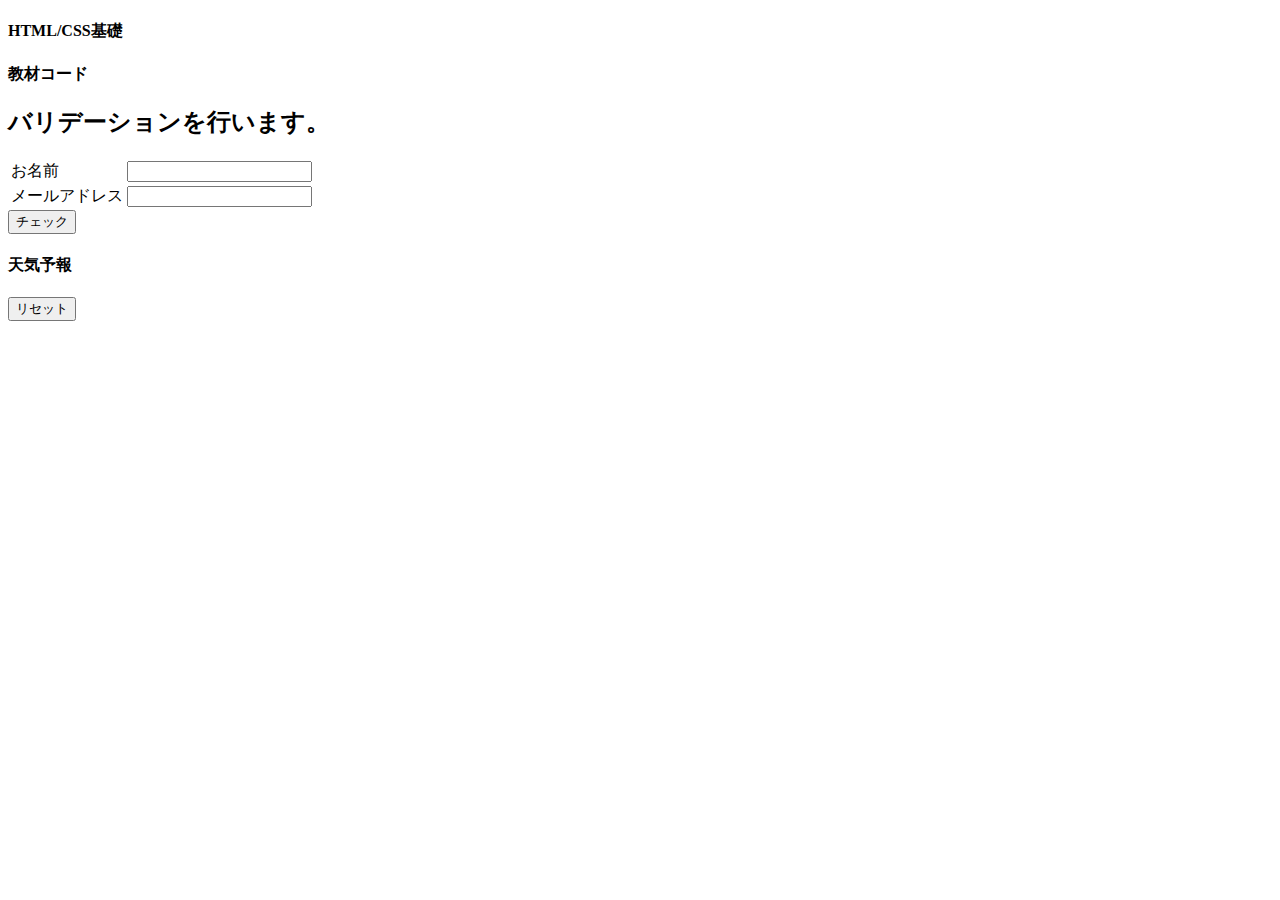
<file: index.html>
<!DOCTYPE html>
<html lang="ja">
<head>
  <meta charset="UTF-8">
  <meta name="viewport" content="width=device-width, initial-scale=1.0">
  <title>HTML/CSS基礎</title>
  <link rel="stylesheet" href="https://cdn.jsdelivr.net/npm/bootstrap@5.3.0/dist/css/bootstrap.min.css" integrity="sha384-9ndCyUaIbzAi2FUVXJi0CjmCapSmO7SnpJef0486qhLnuZ2cdeRhO02iuK6FUUVM" crossorigin="anonymous">
  <link rel="preconnect" href="https://fonts.googleapis.com">
  <link rel="preconnect" href="https://fonts.gstatic.com" crossorigin>
  <link rel="stylesheet" href="https://fonts.googleapis.com/css2?family=Noto+Sans+JP:wght@100..900&display=swap">
  <link rel="stylesheet" href="css/style.css">
</head>

<body>
  <div class="w-75 m-auto">
    <header class="my-4">
      <h4 class="text-decoration-underline">HTML/CSS基礎</h4>
    </header>

    <main>
      <!-- 教材コード -->
      <section class="mb-4 p-4 border border-primary">
        <h4 class="mb-4 text-decoration-underline">教材コード</h4>

        <h2>バリデーションを行います。</h2>
        <form id="validationForm">
        <table>
            <tr>
                <td>お名前</td>
                <td>
                    <input type="text" id="name">
                </td>
            </tr>
            <tr>
                <td>メールアドレス</td>
                <td>
                    <input type="text" id="email">
                </td>
            </tr>
        </table>

        <input type="button" id="check-btn" value="チェック" >
        <div id="output" style="color: red;"></div>
        </form>

        <div id="dom-code"></div>
      </section>

      <!-- 天気予報 -->
      <section class="mb-4 p-4 border border-primary">
        <h4 class="mb-4 text-decoration-underline">天気予報</h4>
        <div id="weather-html"></div>
      </section>
    </main>

    <footer class="p-2 text-center">
      <button class="btn btn-success" id="reset-btn">リセット</button>
    </footer>
  </div>
<script src="https://cdn.jsdelivr.net/npm/bootstrap@5.3.0/dist/js/bootstrap.bundle.min.js" integrity="sha384-geWF76RCwLtnZ8qwWowPQNguL3RmwHVBC9FhGdlKrxdiJJigb/j/68SIy3Te4Bkz" crossorigin="anonymous"></script>
<script src="https://code.jquery.com/jquery-3.7.1.min.js" integrity="sha256-/JqT3SQfawRcv/BIHPThkBvs0OEvtFFmqPF/lYI/Cxo=" crossorigin="anonymous"></script>
<script type="module" src="js/script.js" ></script>
</body>
</html>
</file>
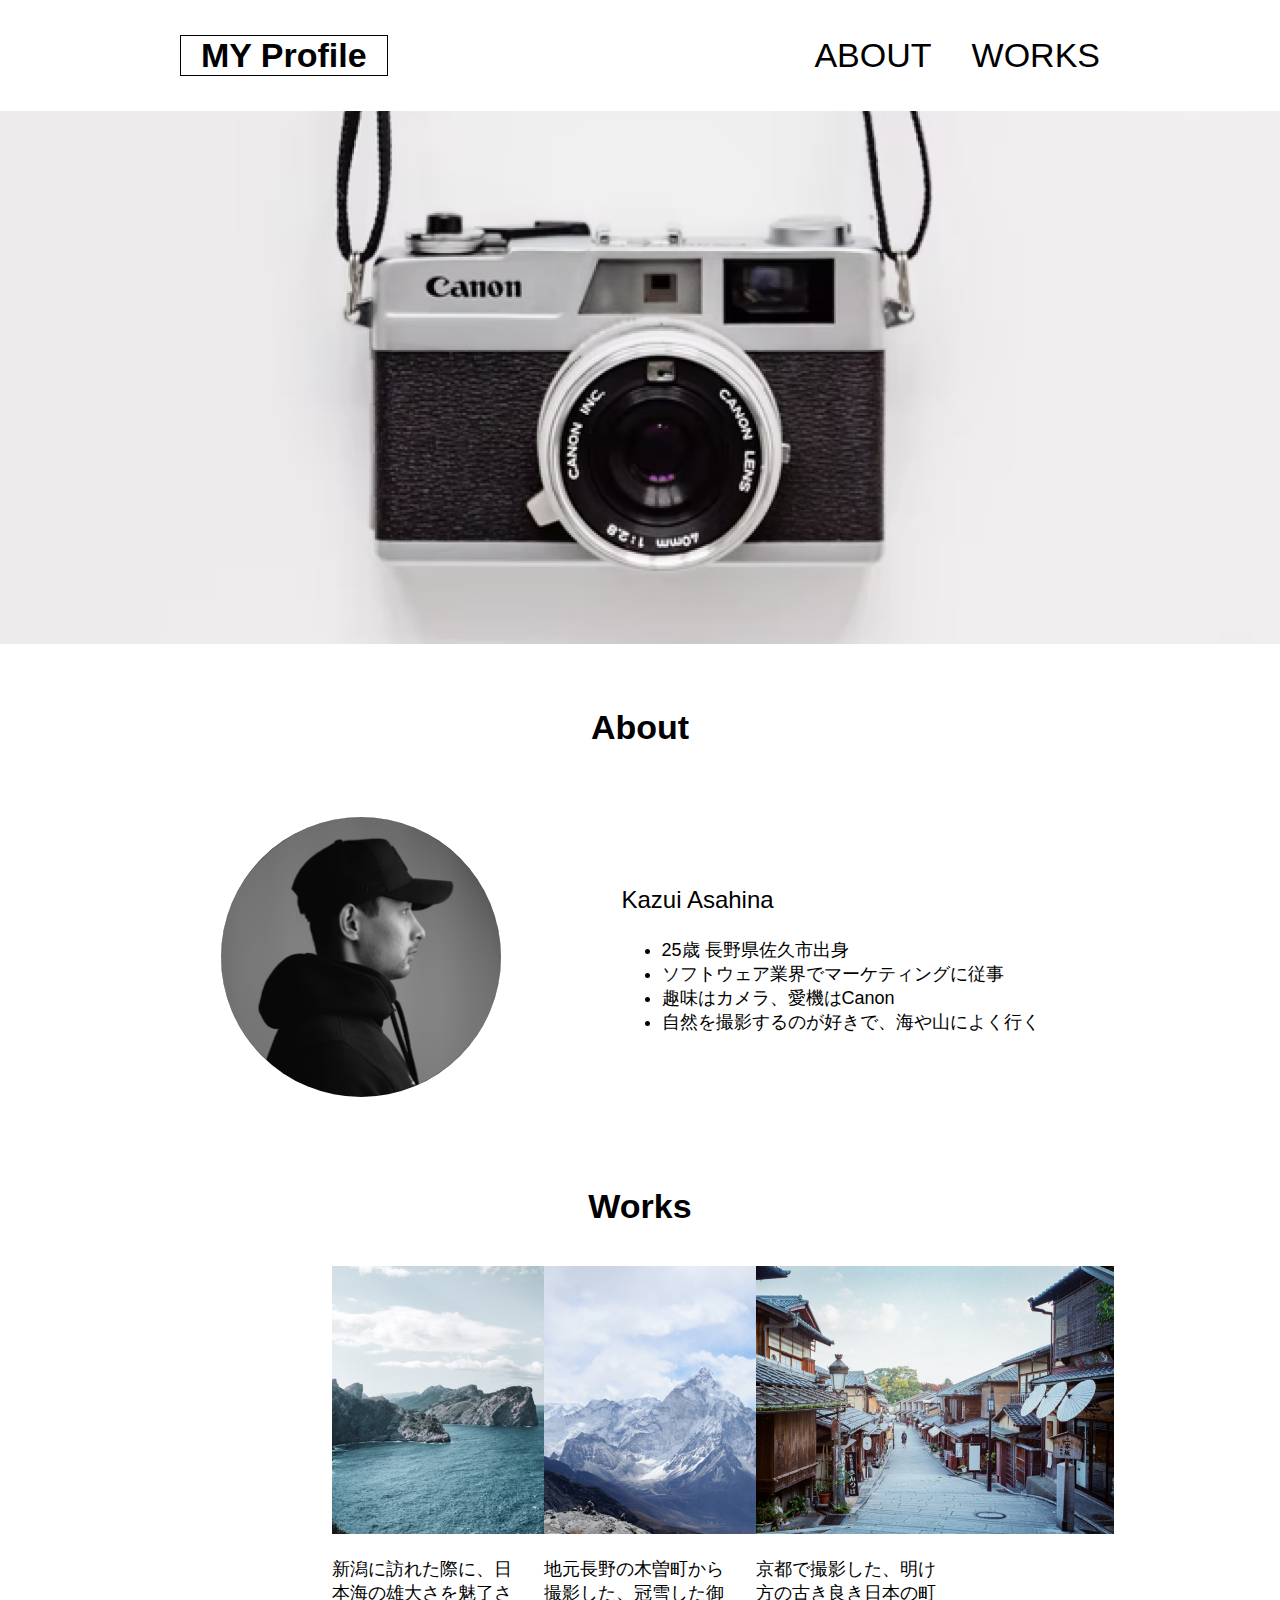
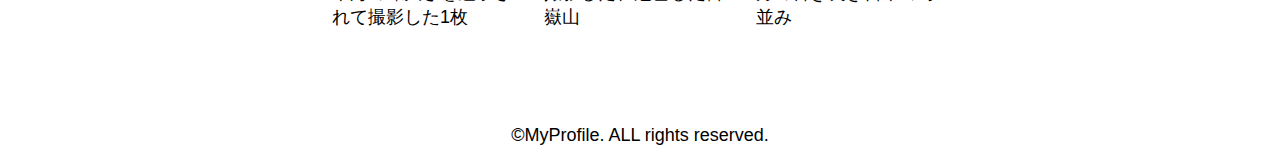
<file: kadai_001/index.html>
<!DOCTYPE html>
<html>
  <head>
    <title>カメラ好きのKazui Asahinaのポートフォリオ</title>
    <meta charset="utf-8">
    <meta name="description" content="プロフィール">
    <meta name="viewport" content="width=device-width, initial-scale=1.0">
    <link rel="stylesheet" href="style.css">
  </head>

<body>
  <header>
    <div class="header-inner">
      <h1>
        <a href="index.html">MY Profile</a>
      </h1>
      <nav>
        <ul class="menu"> 
          <li><a href=#about>ABOUT</a></li>
          <li><a href=#works>WORKS</a></li>
        </ul>
      </nav>
    </div>
  </header>
  
  <article>
    <div>
      <img class="camera" src="images/main.png" alt="CanonのCamera">
    </div>
    
    <section>
      <h2>About</h2>
      <div class="about-inner">
        <img class="maru" src="images/about.png" alt="顔写真">
        <div class="content">
          <p class="name">Kazui Asahina</p>
          <ul>
            <li>25歳 長野県佐久市出身</li>
            <li>ソフトウェア業界でマーケティングに従事</li>
            <li>趣味はカメラ、愛機はCanon</li>
            <li>自然を撮影するのが好きで、海や山によく行く</li>
          </ul>
        </div>
      </div>
    </section>
    
    <section>
      <h2>Works</h2>
      <div class="works-inner">
        <div class="item">
          <img src="images/works1.png" alt="新潟で撮影した日本海の写真">
          <p>新潟に訪れた際に、日本海の雄大さを魅了されて撮影した1枚</p>
        </div>
        <div class="item">
          <img src="images/works2.png" alt="冠雪した御嶽山">
          <p>地元長野の木曽町から撮影した、冠雪した御嶽山</p>
        </div>
        <div class="item">
          <img src="images/works3.png" alt="京都の街並み">
          <p>京都で撮影した、明け方の古き良き日本の町並み</p>
        </div>
      </div>
    </section>

  </article>
  <footer>
    <p>&copy;MyProfile. ALL rights reserved.</p>
  </footer>

</body>
</html>
</file>
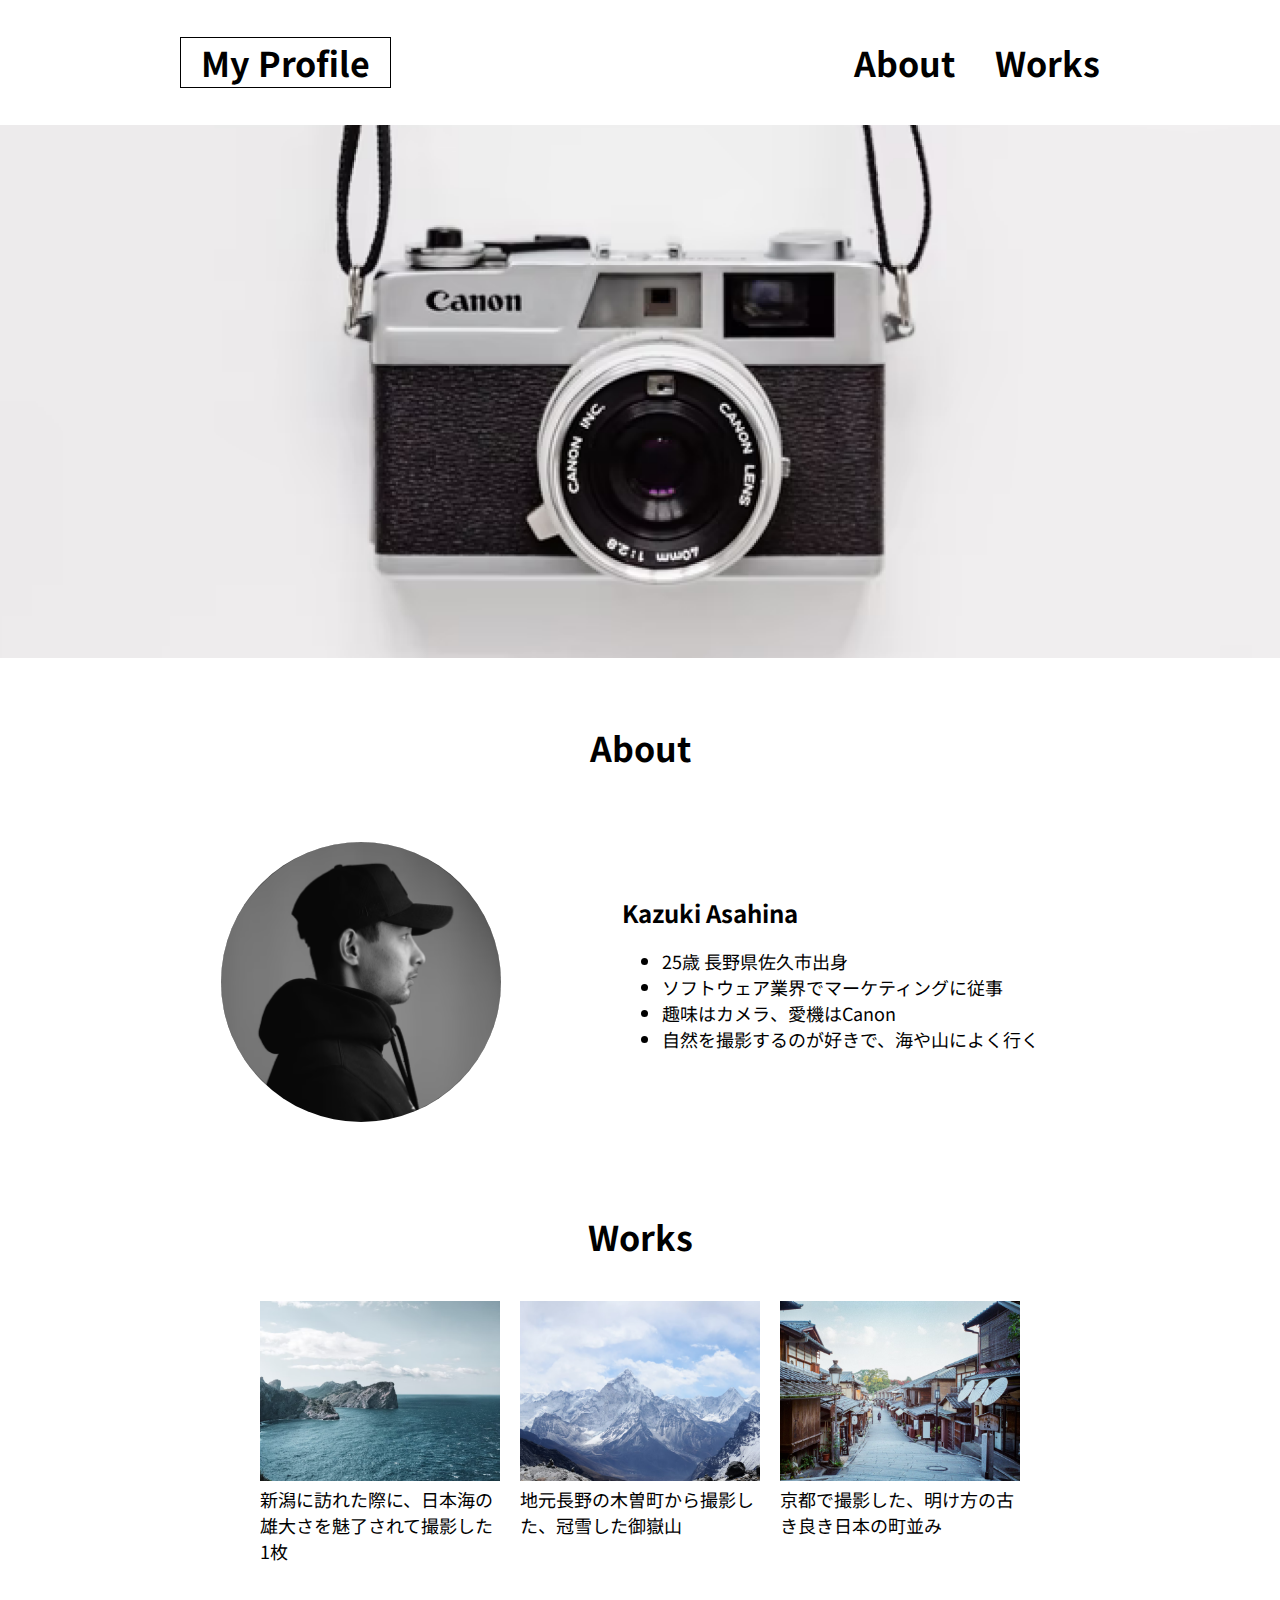
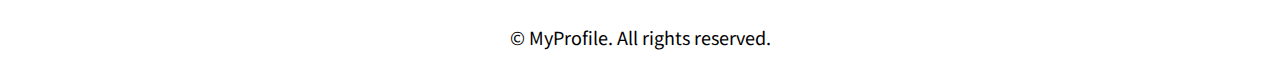
<file: kadai_001_ans/index.html>
<!DOCTYPE html>
<html>
  <head>
    <meta charset="UTF-8">
    <meta name="viewport" content="width=device-width, initial-scale=1.0">
    <meta name="description" content="Kazuki Asahinaの自己紹介と趣味のカメラで撮影した写真を掲載しているサイトです。">
    <title>MyProfile</title>
    <link rel="stylesheet" href="css/style.css">
    <link rel="preconnect" href="https://fonts.googleapis.com">
    <link rel="preconnect" href="https://fonts.gstatic.com" crossorigin>
    <link href="https://fonts.googleapis.com/css2?family=Noto+Sans+JP&display=swap" rel="stylesheet">
  </head>

  <body>
    <header>
      <div class="header-inner">
        <h1>
          <a href="index.html" class="home">My Profile</a>
        </h1>
        
        <!-- ナビゲーションメニュー -->
        <nav>
          <ul class="menu">
            <li><a href="#about">About</a></li>
            <li><a href="#works">Works</a></li>
          </ul>
        </nav>
      </div>
    </header>
    
    <main>
      <article>
        <!-- メイン画像 -->
        <div>
          <img src="image/main.png" alt="CanonのCamera" class="mainpic">
        </div>

        <!-- About -->
        <section class="about">
          <h2 id="about">About</h2>
          <div class="about-inner">
            <img src="image/about.png" alt="Kazuki Asahina" class="circle">
            <div class="content">
              <p class="name">Kazuki Asahina</p>
              <ul>
                <li>25歳 長野県佐久市出身</li>
                <li>ソフトウェア業界でマーケティングに従事</li>
                <li>趣味はカメラ、愛機はCanon</li>
                <li>自然を撮影するのが好きで、海や山によく行く</li>
              </ul>
            </div>

          </div>
        </section>

        <!-- Works -->
        <section class="works">
          <h2 id="works">Works</h2>
          <div class="works-inner">
            <div class="item">
              <img src="image/works1.png" alt="日本海">
              <p>新潟に訪れた際に、日本海の雄大さを魅了されて撮影した1枚</p>
            </div>

            <div class="item">
              <img src="image/works2.png" alt="冠雪した御嶽山">
              <p>地元長野の木曽町から撮影した、冠雪した御嶽山</p>
            </div>

            <div class="item">
              <img src="image/works3.png" alt="京都の街並み">
              <p>京都で撮影した、明け方の古き良き日本の町並み</p>
            </div>
            
          </div>
        </section>
      </article>
    </main>

    <!-- フッター -->
    <footer>
      <p>&copy; MyProfile. All rights reserved.</p>
    </footer>
  </body>
</html>
</file>
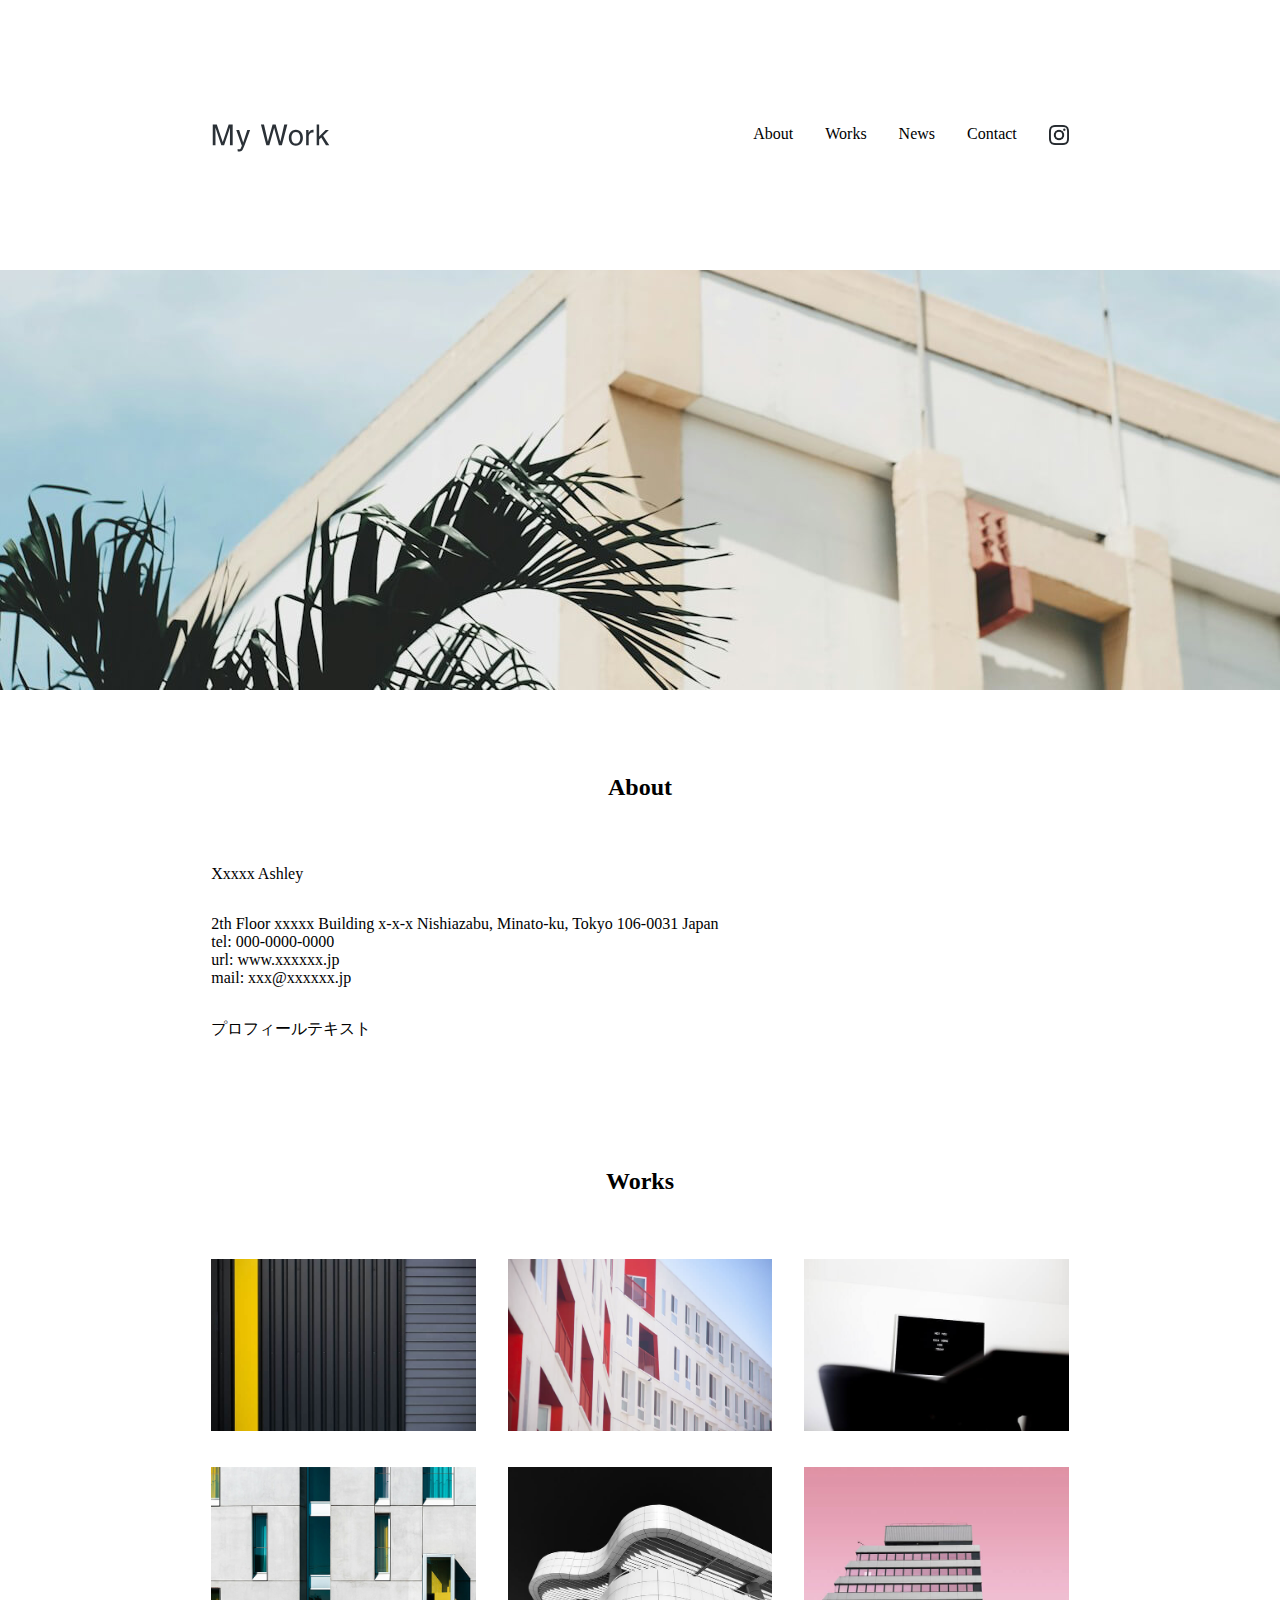
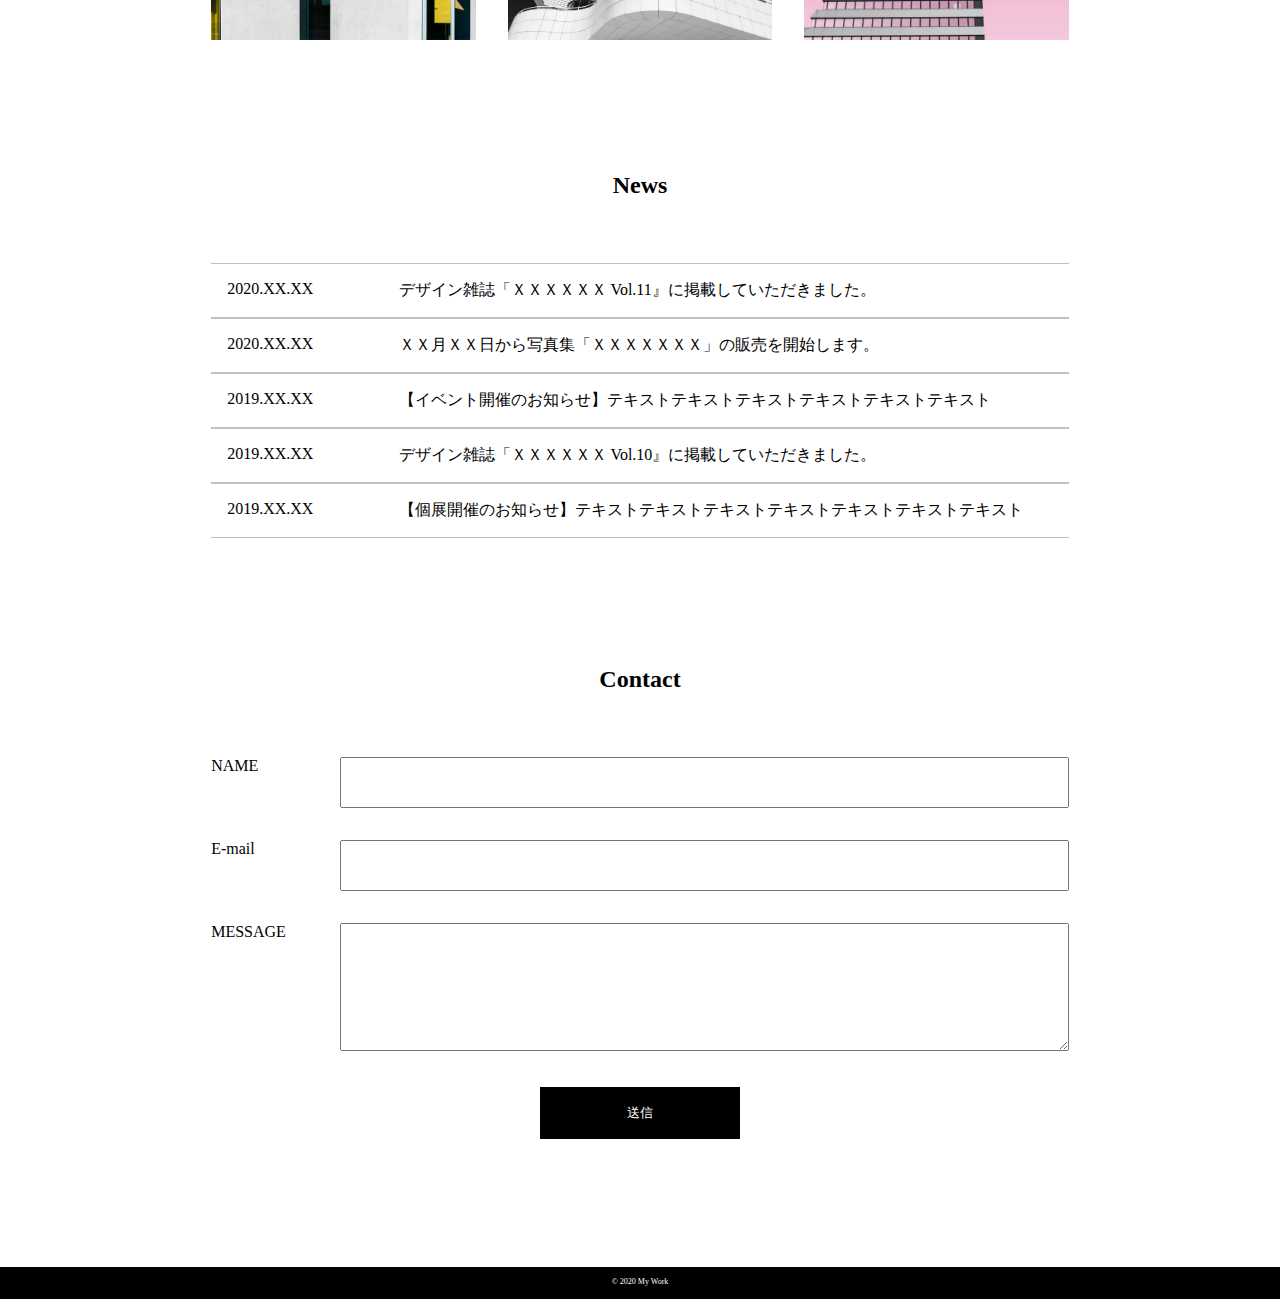
<file: my_work/index.html>
<!DOCTYPE html>
<html lang="en">
  <head>
    <meta charset="UTF-8">
    <meta name="viewport" content="width=device-width, initial-scale=1.0">
    <link rel="stylesheet" href="style.css">
    <title>My work</title>
  </head>

  <body>
    <header>
      <div id="header-inner">
        <h1><img src="img/logo.svg"></h1>
        <ul>
          <li><a href="#about">About</a></li>
          <li><a href="#works">Works</a></li>
          <li><a href="#news">News</a></li>
          <li><a href="#contact">Contact</a></li>
          <li><img src="img/icon-instagram.png"></li>
        </ul>
      </div>
    </header>
     <!-- img h1,liで囲むのなぜ？ ⇒ SEO、可読性◎
          img内にclassを作成して表現も可能？ ⇒ HTMLの意味を維持したままデザインを柔軟に変更可能
      -->

    <main>
      <div id="mainvisual">
        <img src="img/mainvisual-pc.jpg">
      </div>

      <section id="about" class="inner">
        <h2 class="sec-title">About</h2>
        <ul>
          <li>Xxxxx Ashley</li>
          <li>2th Floor xxxxx Building x-x-x Nishiazabu, Minato-ku, Tokyo 106-0031 Japan</li>
          <li>tel: 000-0000-0000</li>
          <li>url: www.xxxxxx.jp</li>
          <li>mail: xxx@xxxxxx.jp</li>
        </ul>
        <p>プロフィールテキスト</p>
      </section>
      
      <section id="works" class="inner">
        <h2 class="sec-title">Works</h2>
        <ul>
          <li><img src="img/works1.jpg"></li>
          <li><img src="img/works2.jpg"></li>
          <li><img src="img/works3.jpg"></li>
          <li><img src="img/works4.jpg"></li>
          <li><img src="img/works5.jpg"></li>
          <li><img src="img/works6.jpg"></li>
        </ul>
      </section>
      <!-- webページ上のliの部分 ツールでみると下に少しあまりあり なぜ？ ⇒ marginやpaddingが原因となることがある
       　　ul,li以外での表現方法 ⇒ divタグを使って、flexやgridレイアウトを利用する
       -->

      <section id="news" class="inner">
        <h2 class="sec-title">News</h2>
        <dl>
          <dt>2020.XX.XX</dt>
          <dd>デザイン雑誌「ＸＸＸＸＸＸ Vol.11』に掲載していただきました。</dd>
          <dt>2020.XX.XX</dt>
          <dd>ＸＸ月ＸＸ日から写真集「ＸＸＸＸＸＸＸ」の販売を開始します。</dd>
          <dt>2019.XX.XX</dt>
          <dd>【イベント開催のお知らせ】テキストテキストテキストテキストテキストテキスト</dd>
          <dt>2019.XX.XX</dt>
          <dd>デザイン雑誌「ＸＸＸＸＸＸ Vol.10』に掲載していただきました。</dd>
          <dt>2019.XX.XX</dt>
          <dd>【個展開催のお知らせ】テキストテキストテキストテキストテキストテキストテキスト</dd>
        </dl>
      </section>
      <!-- 単純なリストならul、リストに説明が必要ならdl -->
      
      <section id="contact"  class="inner">
        <h2 class="sec-title" >Contact</h2>
        <form action="#" method="post">
          <dl>
            <dt><label for="name">NAME</label></dt>
            <dd><input id="name"type="text" name="username"></dd>
            <dt><label for="email">E-mail</label></dt>
            <dd><input id="email" type="email" name="useremail"></dd>
            <dt><label for="message">MESSAGE</label></dt>
            <dd><textarea id="message" name="usermessage"></textarea></dd>
          </dl>
          <div class="button">
            <input type="submit" value="送信">
          </div>
        </form>
      </section>
    </main>

    <footer id="footer">
      <p>&copy 2020 My Work</p>
    </footer>
 </body>
</html>
</file>
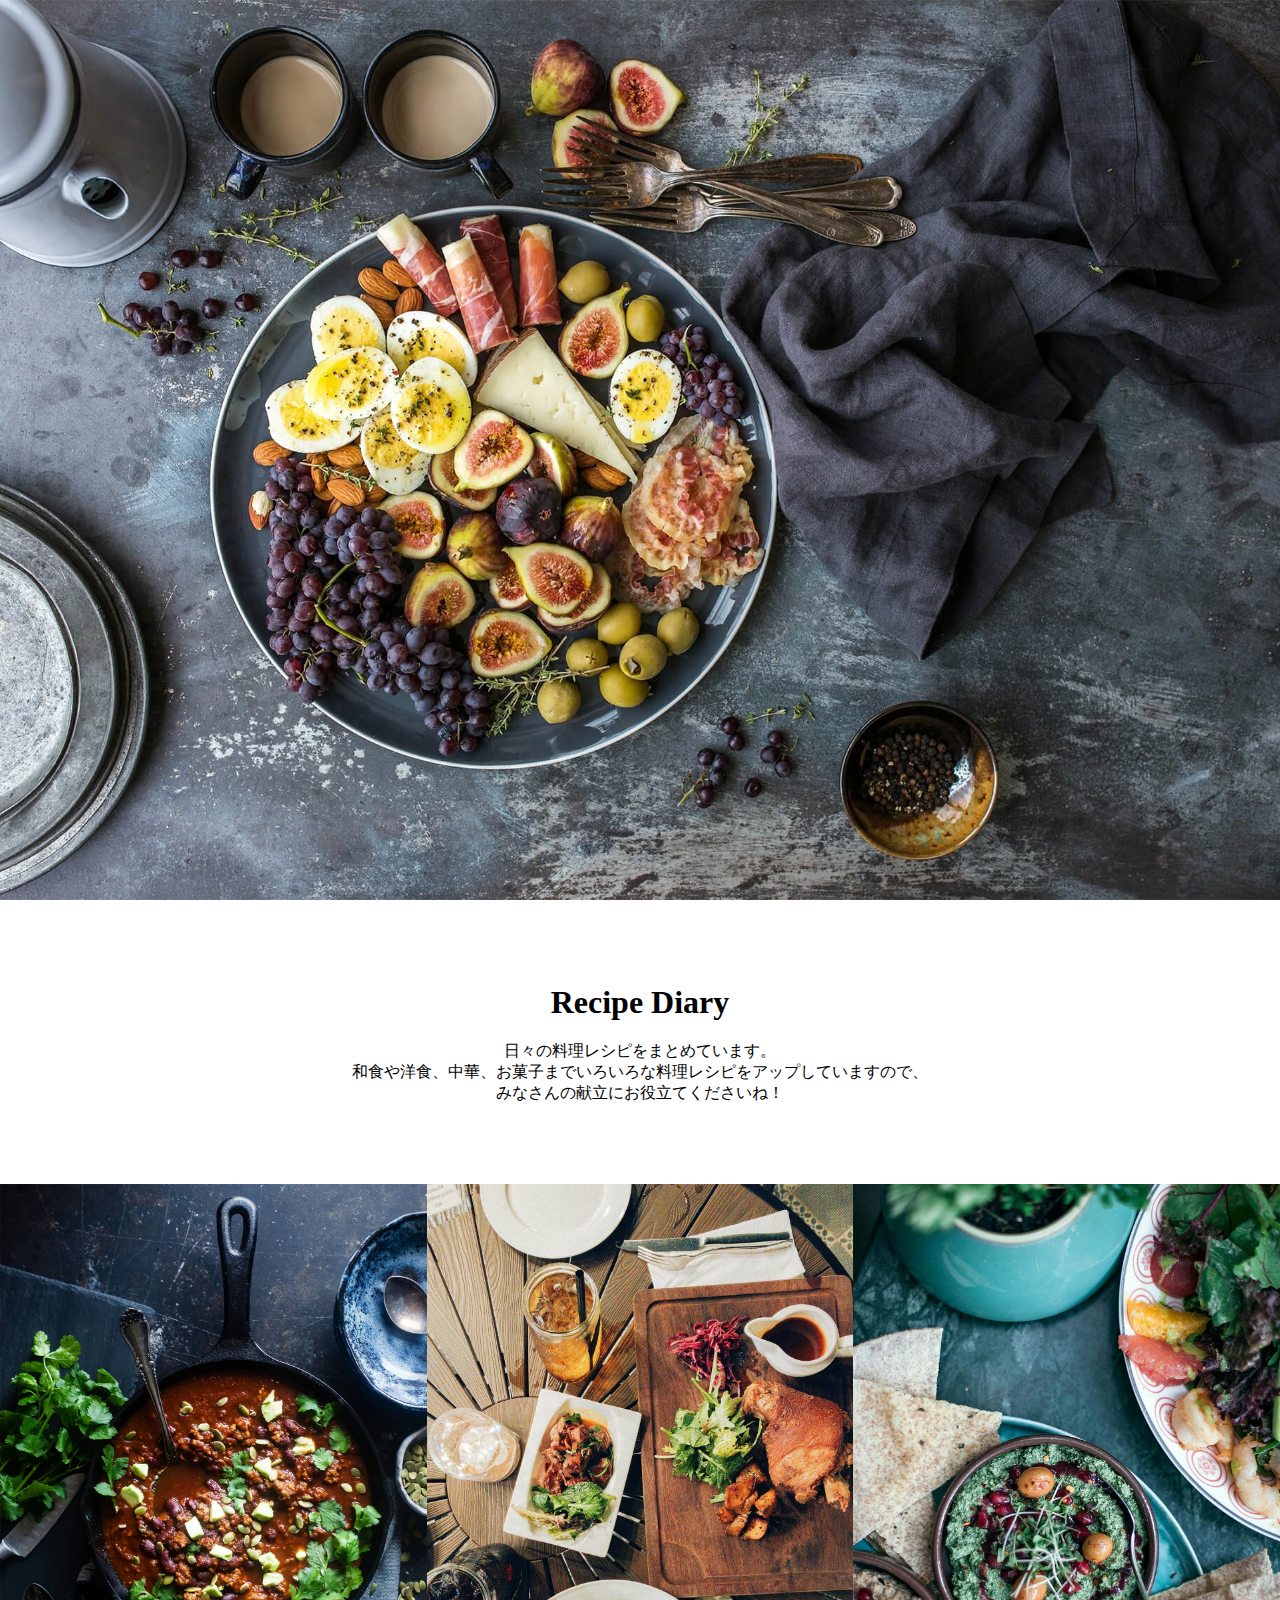
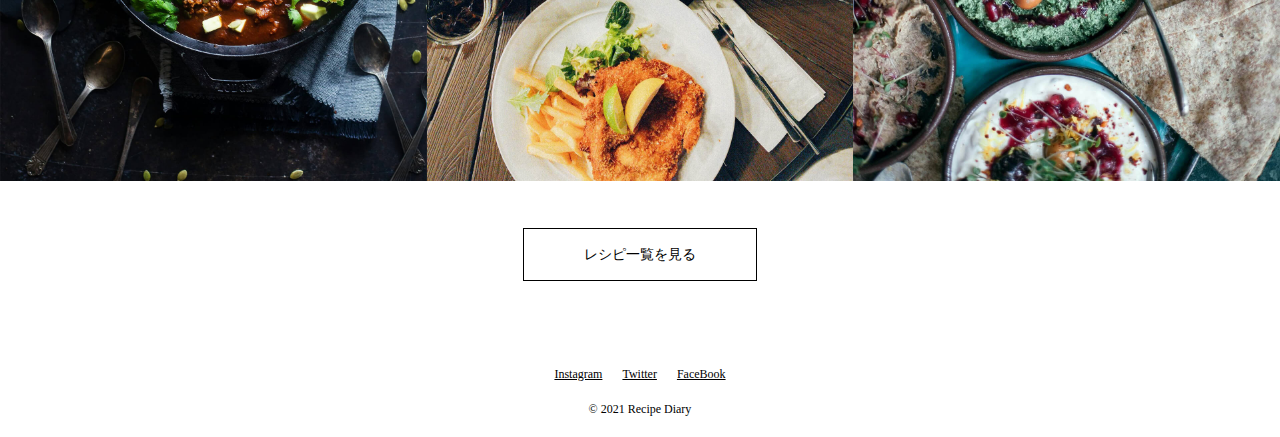
<file: Recipe Diary/index.html>
<!DOCTYPE html>
<html lang="ja">
  <head>
    <meta charset="UTF-8">
    <meta name="viewport" content="width=device-width, initial-scale=1.0">
    <link rel="stylesheet" href="style.css">
    <title>Recipe Diaary</title>
  </head>
  
<!-- body「ユーザーから見えるコンテンツ全てを包括する」
 　　main「そのページにおける主要なコンテンツを囲む」
-->

  <body>
    <main>
      <div id="mainvisual">
        <img src="img/mainvisual.jpg" alt="">
      </div>
      
      <div class="text">
        <h1>Recipe Diary</h1>
        <p>
          日々の料理レシピをまとめています。<br>
          和食や洋食、中華、お菓子までいろいろな料理レシピをアップしていますので、<br>
          みなさんの献立にお役立てくださいね！
        </p>
      </div>
      
      <ul class="flex">
        <li class="subvisual"><img src="img/recipe1.jpg" alt=""></li>
        <li class="subvisual"><img src="img/recipe2.jpg" alt=""></li>
        <li class="subvisual"><img src="img/recipe3.jpg" alt=""></li>
      </ul>
      
      <div class="text">
        <a class="btn" href="#">レシピ一覧を見る</a>
      </div>
    </main>
    
    <footer id="footer">
      <ul class="sns">
        <li><a href="#">Instagram</a></li>
        <li><a href="#">Twitter</a></li>
        <li><a href="#">FaceBook</a></li>
      </ul>
      <p>&copy; 2021 Recipe Diary</p>
    </footer>
  </body>
</html>
</file>
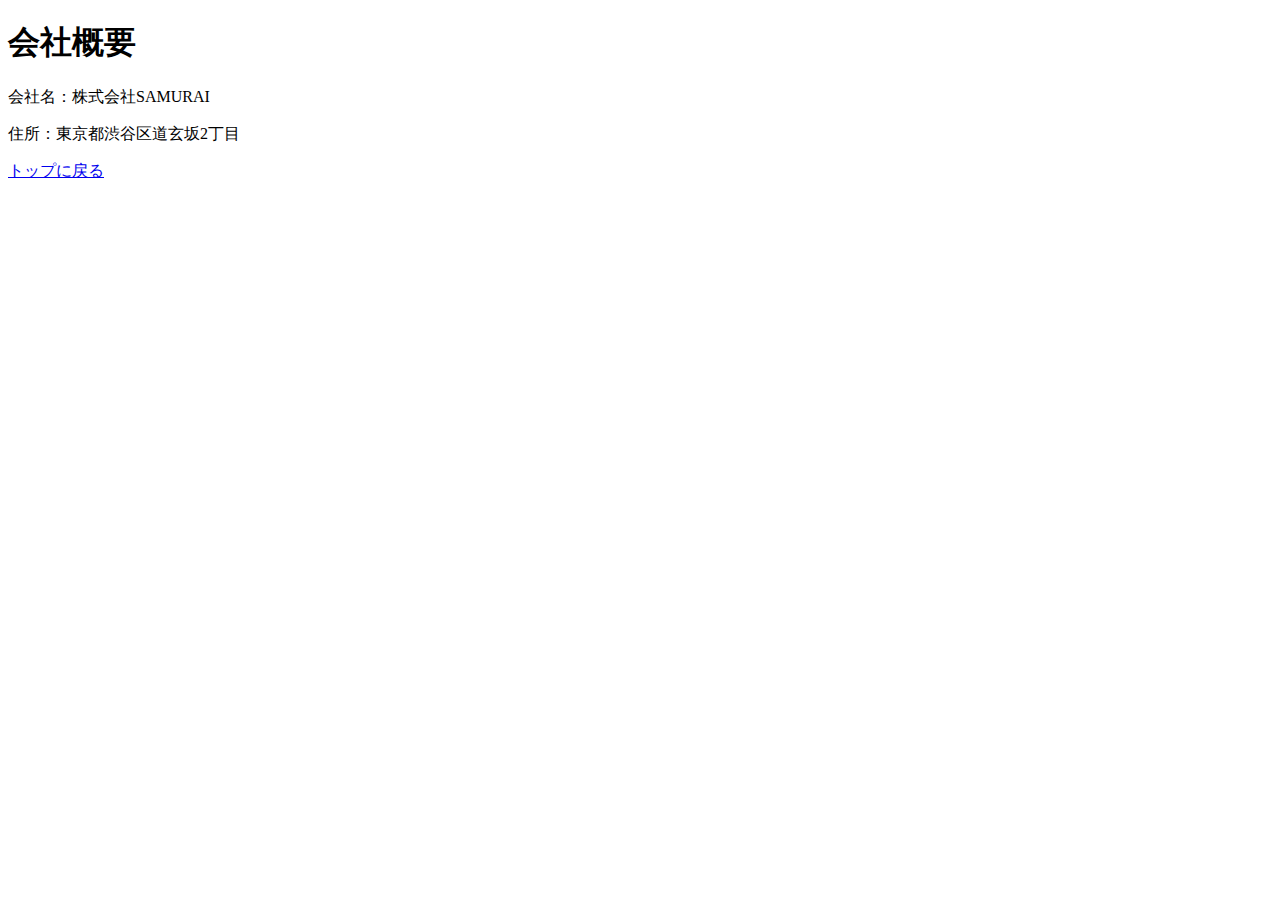
<file: company/company.html>
<!DOCTYPE html>
<html lang="ja">
<head>
  <meta charset="UTF-8">
  <meta name="viewport" content="width=device-width, initial-scale=1.0">
  <title>Document</title>
</head>
<body>

  <h1>会社概要</h1> 
  <p>会社名：株式会社SAMURAI</p>
  <p>住所：東京都渋谷区道玄坂2丁目</p>
  <a href="../index.html">トップに戻る</a>
</body>
</html>
</file>
<file: css/style.css>
/* --- DOMコード --- */
#dom-code {
  font-size: 24px;
  font-weight: bold;
  color: red;
}

/* --- 天気予報 --- */
#weather-html {
  display: grid;
  grid-template-columns: repeat(2, 1fr);
  gap: 1.5rem;
}

/* --- 教材コード --- */
.blue-screen {
  height: 100vh;
  color: #fff;
  font-size: 5em;
  text-align: center;
  background-color: #88f;
}

.red-screen {
  height: 100vh;
  color: #fff;
  font-size: 5em;
  text-align: center;
  background-color: #f88;
}

#back-btn {
  display: none;

  padding: 40px 10px;
  background-color: black;
  color: white;
  font-weight: bold;;
  text-decoration: none;
  border-radius: 50%;

  position: fixed;
  bottom: 10px;
  right: 10px;
}
</file>
<file: kadai_001/style.css>
* {
  box-sizing: border-box;
}

body {
  font-family: "Noto Sans JP", sans-serif;
  padding: 0;
  margin: 0;
}


.header-inner {
  display: flex;
  flex-wrap: wrap;
  justify-content: space-between; 
  align-items: center;
  margin: 20px auto;
  max-width: 960px;
}

h1 {
  border:1px solid black;
  margin: 0 0 0 20px;
  padding: 0 20px;
}

.header-inner a {
  color: black;
  font-size: 34px;
  text-decoration: none;
}

nav .menu { 
  display: flex;
  padding-left: 0;
}

nav li {
  list-style: none;
  padding: 0 20px;
}

nav a {
  color:black;
  font-size: 34px;
  text-decoration: none;
}


.camera {
  margin: 0 auto;
  width: 100%;
}


h2 {
  margin: 0;
  padding: 60px 0 40px;
  text-align: center;
  font-size: 34px;
}


.about-inner {
  display: flex;
  flex-wrap: wrap;
  align-items: center;
  margin:  20px auto;
  padding: 10px;
  max-width: 960px;
}

.maru {
  border-radius: 50%;
  width: 280px;
  height: 280px;
  margin: 0 auto;
}

.content {
  margin: 0 auto;
  padding: 0 20px;
  font-size: 18px;
}

.name {
  font-size: 24px;
}


.works-inner {
  display: flex;
  flex-wrap: wrap;
  justify-content: center;
  margin: 0 auto;
  max-width: 960px;
}

.item {
  margin: 0 10px;
  padding-bottom: 60px;
  width: 20%;
  font-size: 18px;
}

footer p {
  font-size: 18px;
  text-align: center;
  margin-bottom: 20px;
}

@media (max-width: 767px) {

  .header-inner {
    flex-direction: column;
    text-align: center;
  }

  .about-inner {
    flex-direction: column;
    text-align: center;
  }

  .works-inner {
    flex-direction: column;
    text-align: center;
  }

  .item {
    width: 100%;
  }

}
</file>
<file: kadai_001_ans/css/style.css>
* {
  box-sizing: border-box;
}

body {
  padding: 0px;
  margin: 0px;
  font-family: "Noto Sans JP", sans-serif;
  font-size: 18px;
}

p {
  margin: 0;
}

/* ヘッダー */
.header-inner {
  display: flex;
  flex-wrap: wrap;
  justify-content: space-between;
  align-items: center;
  margin: 20px auto;
  max-width: 960px;
}

.header-inner a {
  color: black;
  font-weight: bold;
  text-decoration: none;
}

/* MyProfileの見出し部分 */
h1 {
  margin: 0 0 0 20px;
  font-size: 34px;
  border: 1px solid black;
  padding: 0px 20px;
}

.home {
  text-decoration: none;
}

/* ナビゲーションメニュー */
nav .menu {
  display: flex;
  padding-left: 0;
}

nav li {
  margin: 0 20px;
  list-style: none;
}

nav a {
  font-size: 34px;
}

h2 {
  margin: 0;
  padding: 60px 0 40px;
  text-align: center;
  font-size: 34px;
}

p,
li {
  font-size: 18px;
}

/* 画像 */
img {
  margin: 0 auto;
  width: 100%;
}

/* About */
.about-inner {
  padding: 10px;
  display: flex;
  flex-wrap: wrap;
  align-items: center;
  margin: 20px auto;
  max-width: 960px;
}

/* 名前 */
.name {
  font-size: 24px;
  font-weight: bold;
}

/* 丸く切り取る画像 */
.circle {
  border-radius: 50%;
  width: 280px;
  height: 280px;
}

/* プロフィールの説明部分 */
.content {
  margin: 0 auto;
  padding: 0 20px;
}

/* Works */
.works-inner {
  display: flex;
  flex-wrap: wrap;
  justify-content: center;
  margin: 0 auto;
  max-width: 960px;
}

/* Worksの画像と説明部分 */
.item {
  margin: 0 10px;
  padding-bottom: 60px;
  width: 25%;
}

/* フッター */
footer p {
  text-align: center;
  padding-bottom: 20px;
}

/* 横幅が767pxまでの場合 */
@media (max-width: 767px) {
  h1 {
    font-size: 28px;
  }
  
  h2 {
    padding: 30px 0 20px;
    font-size: 28px;
  }

  nav li {
    margin: 0 10px;
  }

  nav a {
    font-size: 21px;
  }

  .item {
    width: 100%;
    text-align: center;
    padding-bottom: 40px;
  }
}
</file>
<file: my_work/style.css>
* {
  margin: 0;
  padding: 0;
  box-sizing: border-box;
}

body {
  font-family: "Meiryo";
  height: 100%;
}

/* 共通 */
img {
  width: 100%;
  height: auto;
}

ul {
  list-style: none;
}

a, li, dt, dd, label {
  font-size: 16px;
}

.inner {
  max-width: 960px;
  margin: 0 auto 128px;
  padding: 0 4%;
}

.sec-title {
  font-size: 24px;
  margin-bottom: 64px;
  text-align: center;
}

/* 独立 */

/* header */
#header-inner {
  display: flex;
  justify-content: space-between;
  align-items: center;
  height: 270px;
  max-width: 960px;
  margin: 0 auto;
  padding: 0 4%;
}

h1 {
  width: 120px;
  height: 36px;
}

#header-inner ul {
  display: flex;
  gap: 32px;
}

#header-inner a {
  text-decoration: none;
  color: black;
}

#header-inner li:nth-child(5) {
  width: 20px;
  height: 20px;
}


/* メイン画像 */
#mainvisual {
  margin-bottom: 80px;
}

#mainvisual img {
  height: 420px;
  object-fit: cover;
}
/* object-fit: cover; 指定したサイズ枠内に収めつつ、アスペクト比を維持するため */


/* section1 */
#about ul {
  margin-bottom: 32px;
}

#about li:nth-child(1) {
  margin-bottom:  32px;
}


/* section2 */
#works ul {
  display: grid;
  grid-template-columns: repeat(3, 1fr);
  gap: 32px;
}

#works img {
  object-fit: cover;
}


/* section3 */
#news dl {
  display: flex;
  flex-wrap: wrap;
  width: 100%;
}

#news dt{
  width: 20%;
}

#news dd {
  width: 80%;
}

#news dt, #news dd {
  padding: 16px;
  border-top: 1px solid rgba(128, 128, 128, 0.5);
  border-bottom: 1px solid rgba(128, 128, 128, 0.5);
}


/* section4 */
form {
  height:auto;
}

#contact dl {
  display: flex;
  flex-wrap: wrap;
  width: 100%;
}

#contact dt {
  width: 15%;
}

#contact dd {
  width: 85%;
  margin-bottom: 16px;
}

#name, #email, #message {
  width: 100%;
  padding: 16px;
  margin-bottom: 16px;
}
/* margin-bottomは、#contact ddか #name, #email, #messageか 違い
   ⇒両方に指定したらレイアウトに統一感でる
*/

#message {
  height: 128px;
}

.button input {
  display: flex;
  margin: 0 auto;
  width: 200px;
  padding: 16px 0;
  border: 1px solid black;
  background-color: black;
  color: white;
}

.button input:hover{
  background-color: white;
  color: black;
}


/* footer */
#footer {
  background-color: black;
  height: 32px;
}

#footer p {
  color: white;
  font-size: 8px;
  text-align: center;
  align-items: center;
  padding: 10px 20px;
}


@media (max-width: 600px) {

  .inner {
    margin-bottom: 64px;
  }

  .sec-title {
    margin-bottom: 48px;
  }

  #header-inner {
    flex-direction: column;
    height: auto;
    gap: 10px;
  }

  #header-inner ul {
    gap: 16px;
  }
  
  #works ul {
    display: flex;
    flex-direction: column;
  }

  #news dt, #news dd { 
    border-top: none;
    border-bottom: none;
  }

  #news dt {
    padding: 16px 16px 0;
    width: 100%;
    border-top: 1px solid rgba(128, 128, 128, 0.5);
  }
  
  #news dd {
    padding: 0 16px 16px;
    width: 100%;
    border-bottom: 1px solid rgba(128, 128, 128, 0.5);
  }

  #contact dl {
    display: inline-block;
  }

  #contact dt, #contact dd {
    width: 100%;
  }

  #message {
    height: 160px;
  }  
}
</file>
<file: Recipe Diary/style.css>
* {
  margin: 0;
  padding: 0;
  box-sizing: border-box;
}

body {
  font-family: "Helvetica Neue", "Arial, Hiragino Sans", "Meiryo", "sans-serif" ;
}

ul {
  list-style: none;
}

img {
  max-width: 100%;
}

/* object-fit: cover;     画像を枠にフィット 
   object-position: x y;　x横軸　y縦軸　枠内でどの位置に表示するか
*/
#mainvisual img {
  width: 100%;
  height: 100vh;
  object-fit: cover;
  object-position: center top;
  margin-bottom: 80px;
}

.text {
  margin-bottom: 80px;
  padding: 0 20px;
  text-align: center;
}

h1 {
  font-size: 32px;
  margin-bottom:20px;
}

p {
  font-size: 16px;
}

.flex {
  display: flex;
  margin-bottom: 60px;
}

/* 画面幅100％を三等分。calcは割り切れない数で均等に配置したい時に便利 */
.subvisual {
  width: calc(100%/3);
}

.btn {
  color: black;
  font-size: 14px;
  padding: 18px 60px;
  border: 1px solid black;
  text-decoration: none;
}

#footer {
  padding: 20px;
  text-align: center;
}

.sns {
  display: flex;
  justify-content: center;
  margin-bottom: 20px;
}

a {
  color: black;
  font-size: 12px;
  margin: 0 10px;
}

footer p {
  font-size: 12px;
  text-align: center;
}

@media(max-width: 834px) {

.flex {
  flex-direction: column;
}

.subvisual {
  width: 100%;
}
}
</file>
